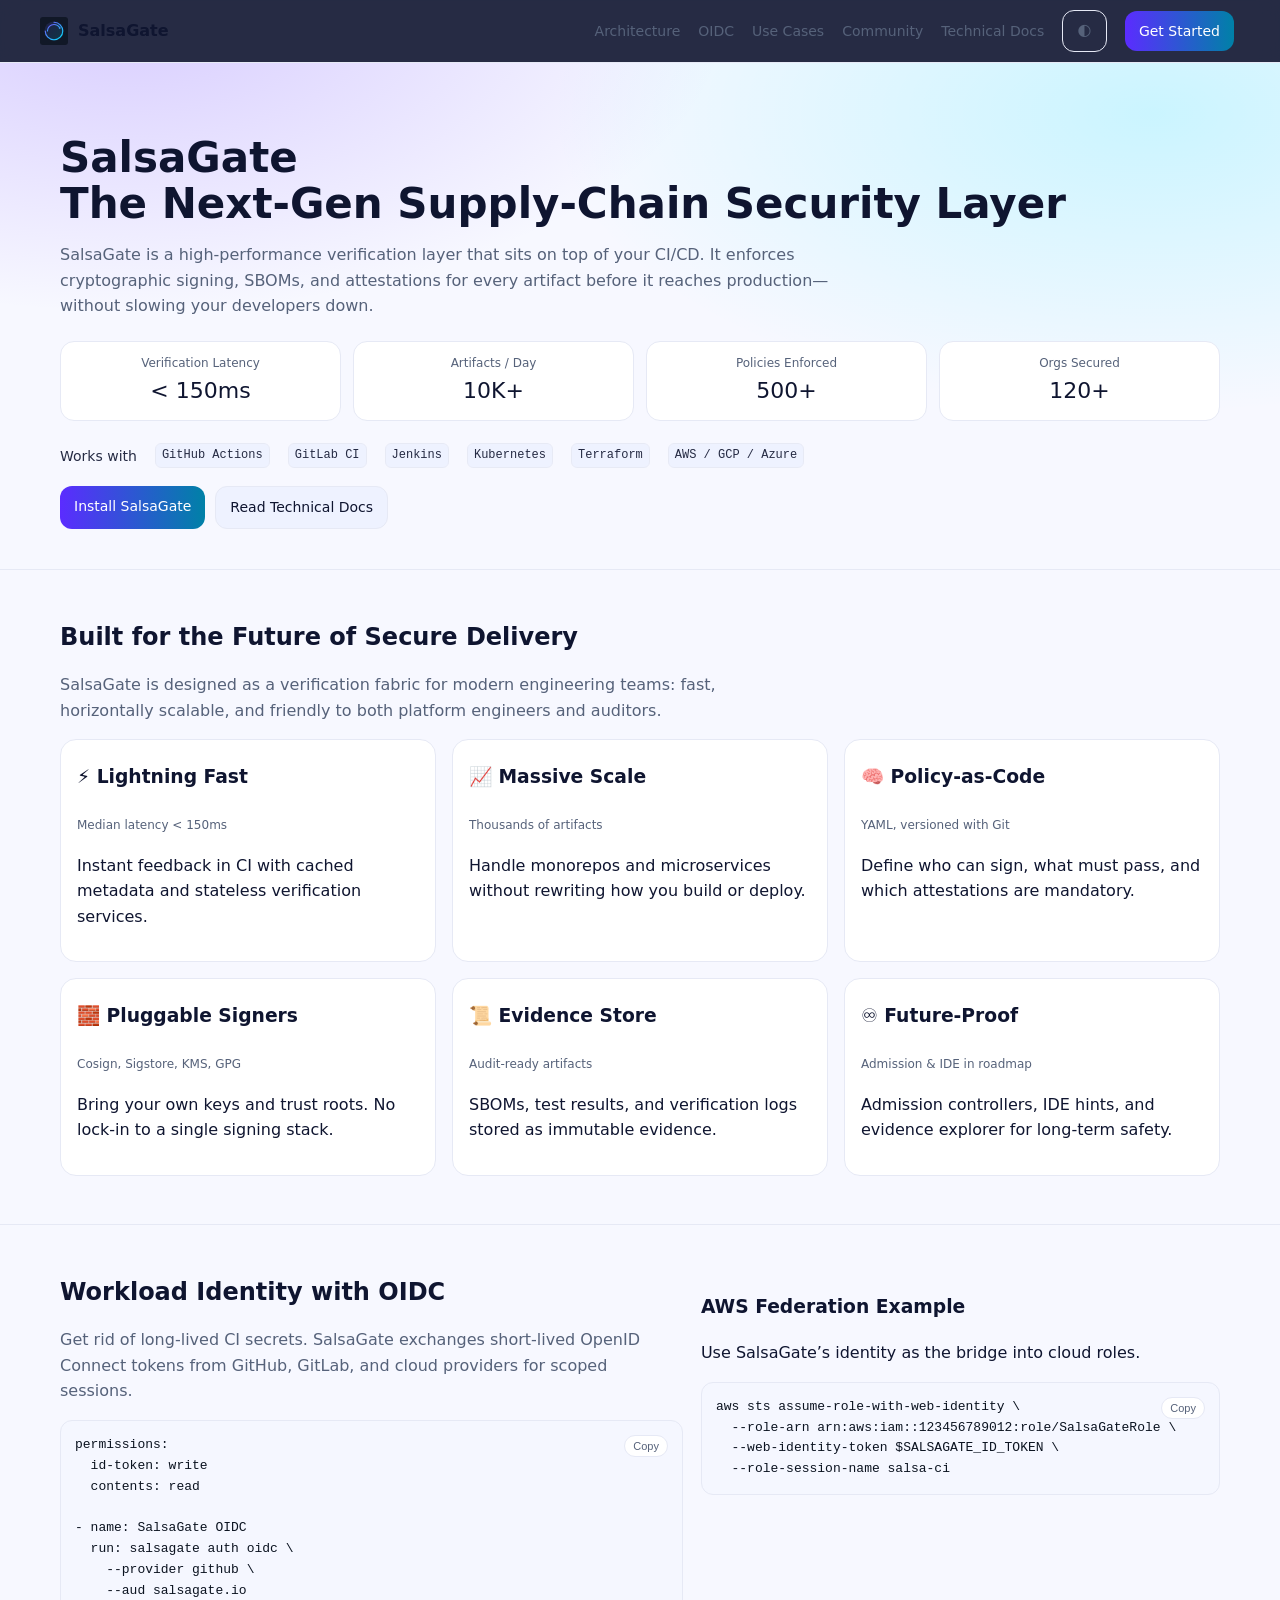
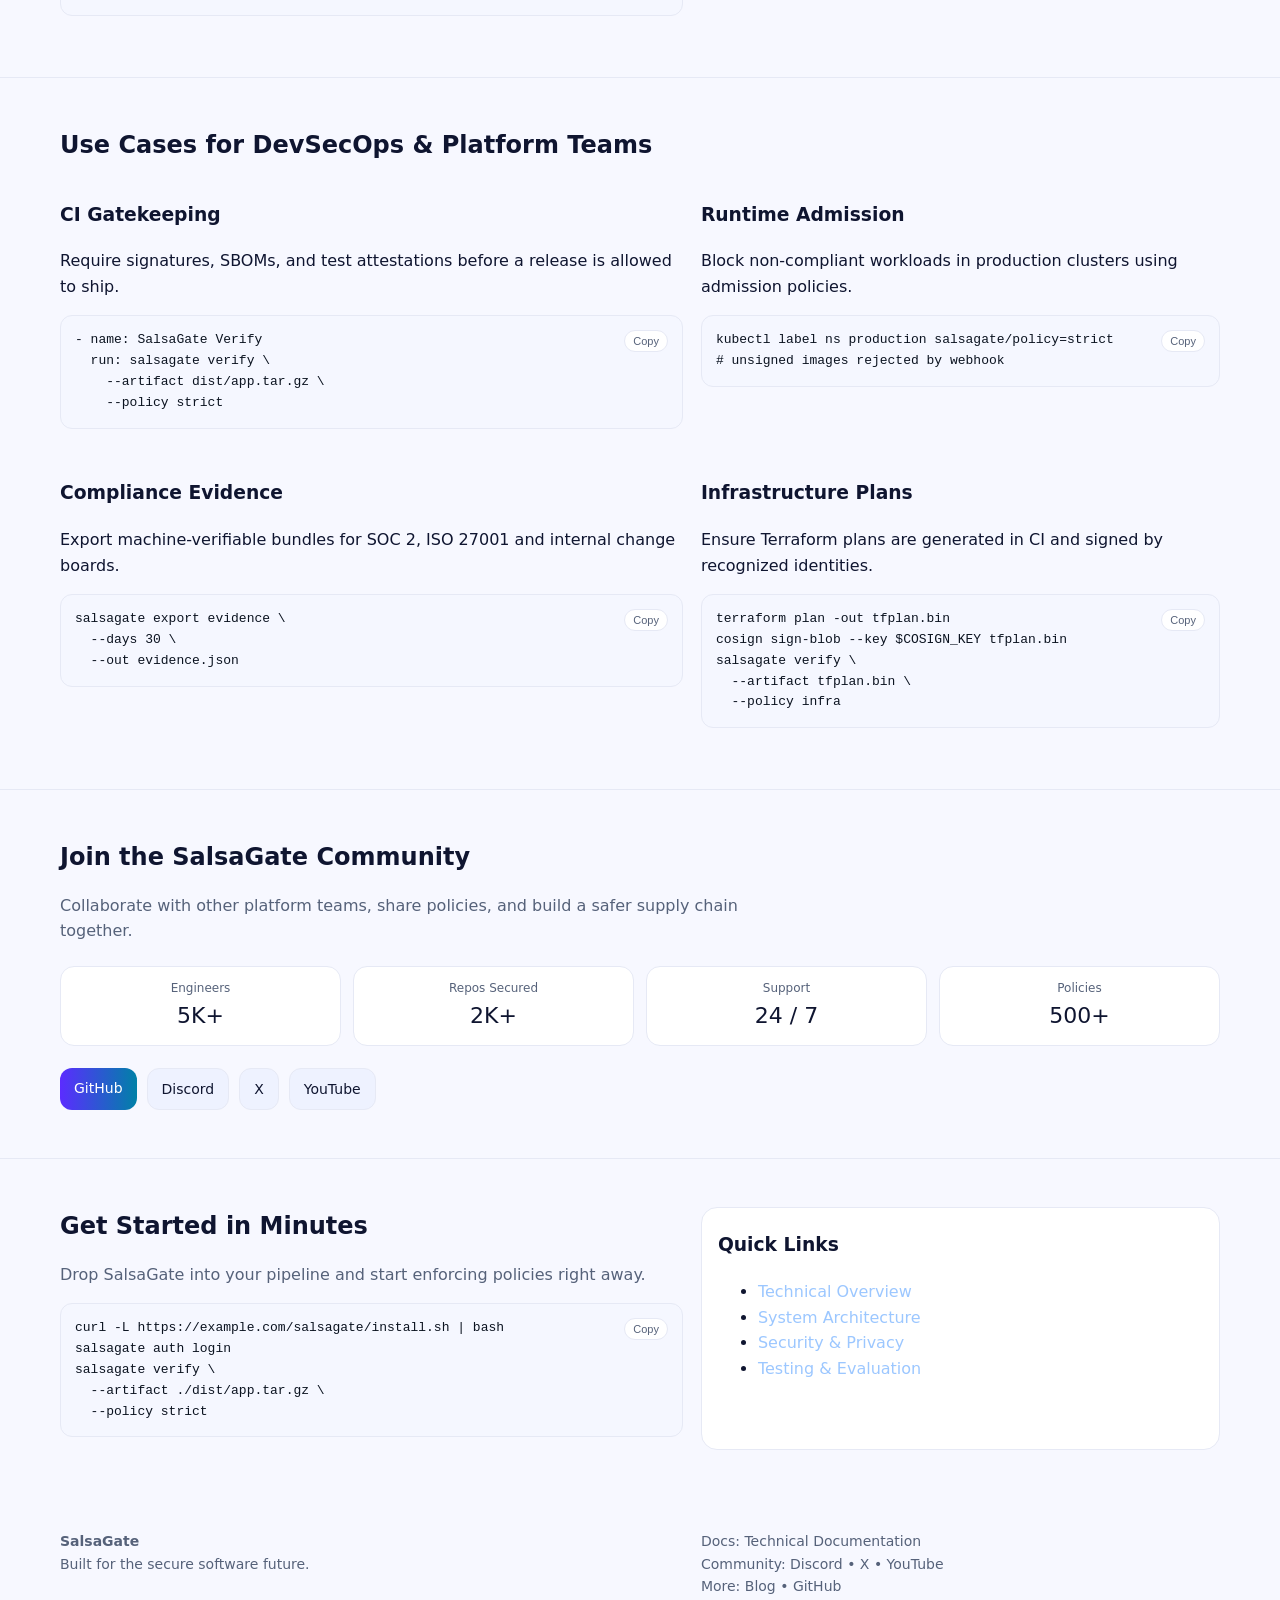
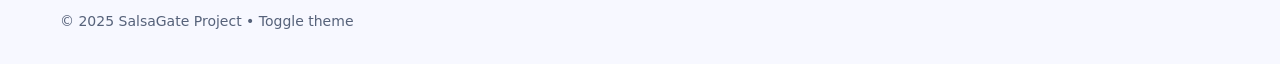
<file: Documentation/index.html>
<!doctype html>
<html lang="en">

<head>
    <meta charset="utf-8" />
    <meta name="viewport" content="width=device-width, initial-scale=1" />
    <title>SalsaGate — Next-Gen Supply Chain Security</title>
    <meta name="description"
        content="SalsaGate is a next-gen supply-chain security platform delivering fast verification, fair policy enforcement, and seamless CI/CD integration for modern engineering teams." />
    <link rel="icon" href="assets/logo.svg" />
    <link rel="stylesheet" href="assets/styles.css" />
</head>

<body>
    <header class="header">
        <div class="container row">
            <div class="brand">
                <img src="assets/logo.svg" alt="SalsaGate logo" />
                <strong>SalsaGate</strong>
            </div>
            <nav class="nav">
                <a href="#architecture">Architecture</a>
                <a href="#oidc">OIDC</a>
                <a href="#use-cases">Use Cases</a>
                <a href="#community">Community</a>
                <a href="documentation.html">Technical Docs</a>
                <a href="#" class="btn ghost" data-theme-toggle>🌓</a>
                <a class="btn primary" href="#get-started">Get Started</a>
            </nav>
        </div>
    </header>

    <section class="hero">
        <div class="container hero-inner">
            <h1 class="hero-title">
                SalsaGate<br />
                The Next-Gen Supply-Chain Security Layer
            </h1>
            <p class="hero-subtitle">
                SalsaGate is a high-performance verification layer that sits on top of your CI/CD.
                It enforces cryptographic signing, SBOMs, and attestations for every artifact before it
                reaches production—without slowing your developers down.
            </p>

            <div class="badges">
                <div class="badge">
                    <div class="badge-title">Verification Latency</div>
                    <div class="badge-value">&lt; 150ms</div>
                </div>
                <div class="badge">
                    <div class="badge-title">Artifacts / Day</div>
                    <div class="badge-value">10K+</div>
                </div>
                <div class="badge">
                    <div class="badge-title">Policies Enforced</div>
                    <div class="badge-value">500+</div>
                </div>
                <div class="badge">
                    <div class="badge-title">Orgs Secured</div>
                    <div class="badge-value">120+</div>
                </div>
            </div>

            <div class="logo-row" aria-label="Integrations">
                <span>Works with</span>
                <span class="kbd">GitHub Actions</span>
                <span class="kbd">GitLab CI</span>
                <span class="kbd">Jenkins</span>
                <span class="kbd">Kubernetes</span>
                <span class="kbd">Terraform</span>
                <span class="kbd">AWS / GCP / Azure</span>
            </div>

            <div class="hero-ctas">
                <a class="btn primary" href="#get-started">Install SalsaGate</a>
                <a class="btn" href="documentation.html">Read Technical Docs</a>
            </div>
        </div>
    </section>

    <section id="architecture" class="section">
        <div class="container">
            <h2>Built for the Future of Secure Delivery</h2>
            <p class="lead">
                SalsaGate is designed as a verification fabric for modern engineering teams: fast, horizontally
                scalable,
                and friendly to both platform engineers and auditors.
            </p>
            <div class="cards">
                <div class="card">
                    <h3>⚡ Lightning Fast</h3>
                    <small>Median latency &lt; 150ms</small>
                    <p>Instant feedback in CI with cached metadata and stateless verification services.</p>
                </div>
                <div class="card">
                    <h3>📈 Massive Scale</h3>
                    <small>Thousands of artifacts</small>
                    <p>Handle monorepos and microservices without rewriting how you build or deploy.</p>
                </div>
                <div class="card">
                    <h3>🧠 Policy-as-Code</h3>
                    <small>YAML, versioned with Git</small>
                    <p>Define who can sign, what must pass, and which attestations are mandatory.</p>
                </div>
                <div class="card">
                    <h3>🧱 Pluggable Signers</h3>
                    <small>Cosign, Sigstore, KMS, GPG</small>
                    <p>Bring your own keys and trust roots. No lock-in to a single signing stack.</p>
                </div>
                <div class="card">
                    <h3>📜 Evidence Store</h3>
                    <small>Audit-ready artifacts</small>
                    <p>SBOMs, test results, and verification logs stored as immutable evidence.</p>
                </div>
                <div class="card">
                    <h3>♾️ Future-Proof</h3>
                    <small>Admission & IDE in roadmap</small>
                    <p>Admission controllers, IDE hints, and evidence explorer for long-term safety.</p>
                </div>
            </div>
        </div>
    </section>

    <section id="oidc" class="section">
        <div class="container grid2">
            <div>
                <h2>Workload Identity with OIDC</h2>
                <p class="lead">
                    Get rid of long-lived CI secrets. SalsaGate exchanges short-lived OpenID Connect tokens
                    from GitHub, GitLab, and cloud providers for scoped sessions.
                </p>
                <pre><code>permissions:
  id-token: write
  contents: read

- name: SalsaGate OIDC
  run: salsagate auth oidc \
    --provider github \
    --aud salsagate.io</code></pre>
            </div>
            <div>
                <h3>AWS Federation Example</h3>
                <p>Use SalsaGate’s identity as the bridge into cloud roles.</p>
                <pre><code>aws sts assume-role-with-web-identity \
  --role-arn arn:aws:iam::123456789012:role/SalsaGateRole \
  --web-identity-token $SALSAGATE_ID_TOKEN \
  --role-session-name salsa-ci</code></pre>
            </div>
        </div>
    </section>

    <section id="use-cases" class="section">
        <div class="container">
            <h2>Use Cases for DevSecOps & Platform Teams</h2>
            <div class="grid2">
                <div>
                    <h3>CI Gatekeeping</h3>
                    <p>Require signatures, SBOMs, and test attestations before a release is allowed to ship.</p>
                    <pre><code>- name: SalsaGate Verify
  run: salsagate verify \
    --artifact dist/app.tar.gz \
    --policy strict</code></pre>
                </div>
                <div>
                    <h3>Runtime Admission</h3>
                    <p>Block non-compliant workloads in production clusters using admission policies.</p>
                    <pre><code>kubectl label ns production salsagate/policy=strict
# unsigned images rejected by webhook</code></pre>
                </div>
                <div>
                    <h3>Compliance Evidence</h3>
                    <p>Export machine-verifiable bundles for SOC 2, ISO 27001 and internal change boards.</p>
                    <pre><code>salsagate export evidence \
  --days 30 \
  --out evidence.json</code></pre>
                </div>
                <div>
                    <h3>Infrastructure Plans</h3>
                    <p>Ensure Terraform plans are generated in CI and signed by recognized identities.</p>
                    <pre><code>terraform plan -out tfplan.bin
cosign sign-blob --key $COSIGN_KEY tfplan.bin
salsagate verify \
  --artifact tfplan.bin \
  --policy infra</code></pre>
                </div>
            </div>
        </div>
    </section>

    <section id="community" class="section">
        <div class="container">
            <h2>Join the SalsaGate Community</h2>
            <p class="lead">
                Collaborate with other platform teams, share policies, and build a safer supply chain together.
            </p>
            <div class="badges">
                <div class="badge">
                    <div class="badge-title">Engineers</div>
                    <div class="badge-value">5K+</div>
                </div>
                <div class="badge">
                    <div class="badge-title">Repos Secured</div>
                    <div class="badge-value">2K+</div>
                </div>
                <div class="badge">
                    <div class="badge-title">Support</div>
                    <div class="badge-value">24 / 7</div>
                </div>
                <div class="badge">
                    <div class="badge-title">Policies</div>
                    <div class="badge-value">500+</div>
                </div>
            </div>
            <div class="hero-ctas">
                <a class="btn primary" href="https://github.com/SalsaGate" target="_blank"
                    rel="noreferrer noopener">GitHub</a>
                <a class="btn" href="https://discord.com" target="_blank" rel="noreferrer noopener">Discord</a>
                <a class="btn" href="https://x.com" target="_blank" rel="noreferrer noopener">X</a>
                <a class="btn" href="https://youtube.com" target="_blank" rel="noreferrer noopener">YouTube</a>
            </div>
        </div>
    </section>

    <section id="get-started" class="section">
        <div class="container grid2">
            <div>
                <h2>Get Started in Minutes</h2>
                <p class="lead">Drop SalsaGate into your pipeline and start enforcing policies right away.</p>
                <pre><code>curl -L https://example.com/salsagate/install.sh | bash
salsagate auth login
salsagate verify \
  --artifact ./dist/app.tar.gz \
  --policy strict</code></pre>
            </div>
            <div class="card">
                <h3>Quick Links</h3>
                <ul>
                    <li><a href="documentation.html#overview">Technical Overview</a></li>
                    <li><a href="documentation.html#architecture">System Architecture</a></li>
                    <li><a href="documentation.html#security">Security & Privacy</a></li>
                    <li><a href="documentation.html#testing">Testing & Evaluation</a></li>
                </ul>
            </div>
        </div>
    </section>

    <footer class="footer">
        <div class="container grid2">
            <div>
                <strong>SalsaGate</strong><br />
                Built for the secure software future.
            </div>
            <div>
                <div>Docs: <a href="documentation.html">Technical Documentation</a></div>
                <div>Community: Discord • X • YouTube</div>
                <div>More: Blog • GitHub</div>
            </div>
        </div>
        <div class="container" style="margin-top: 12px">
            © 2025 SalsaGate Project •
            <a href="#" data-theme-toggle>Toggle theme</a>
        </div>
    </footer>

    <script src="assets/app.js"></script>
</body>

</html>
</file>
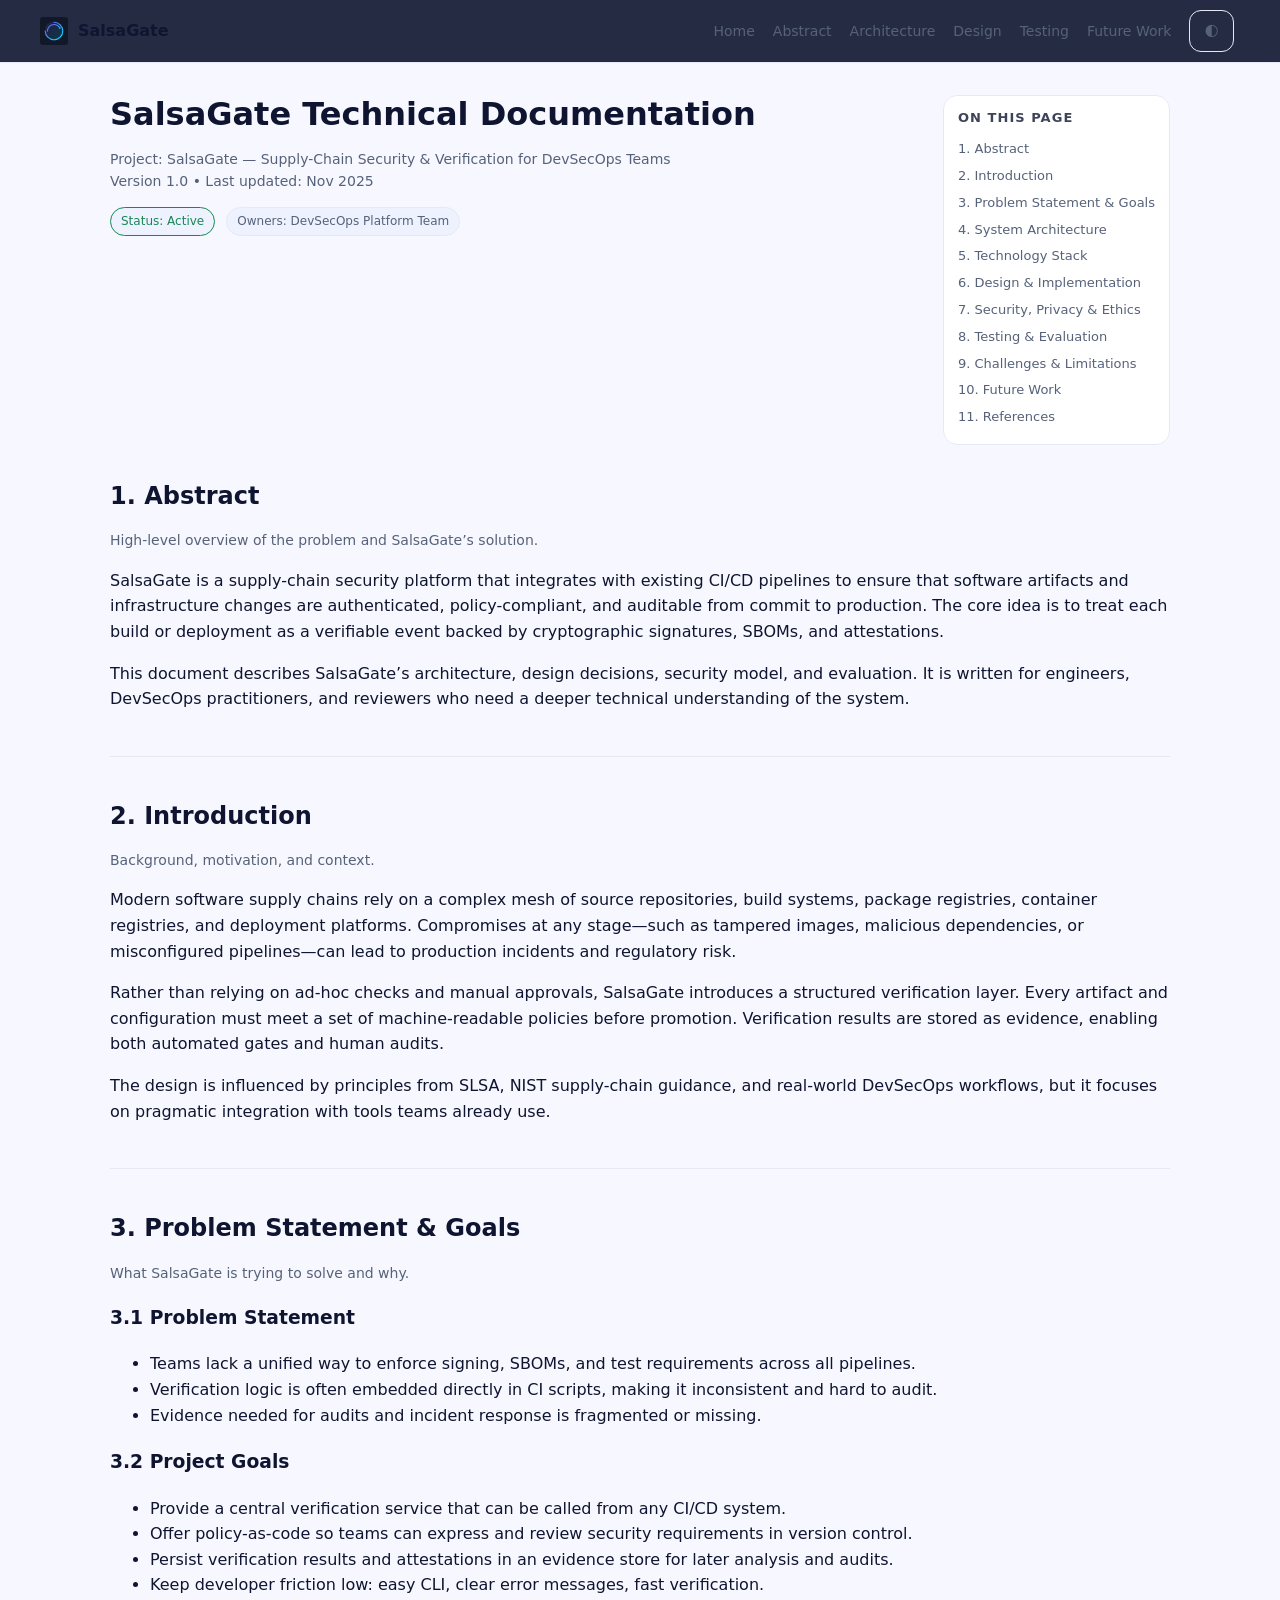
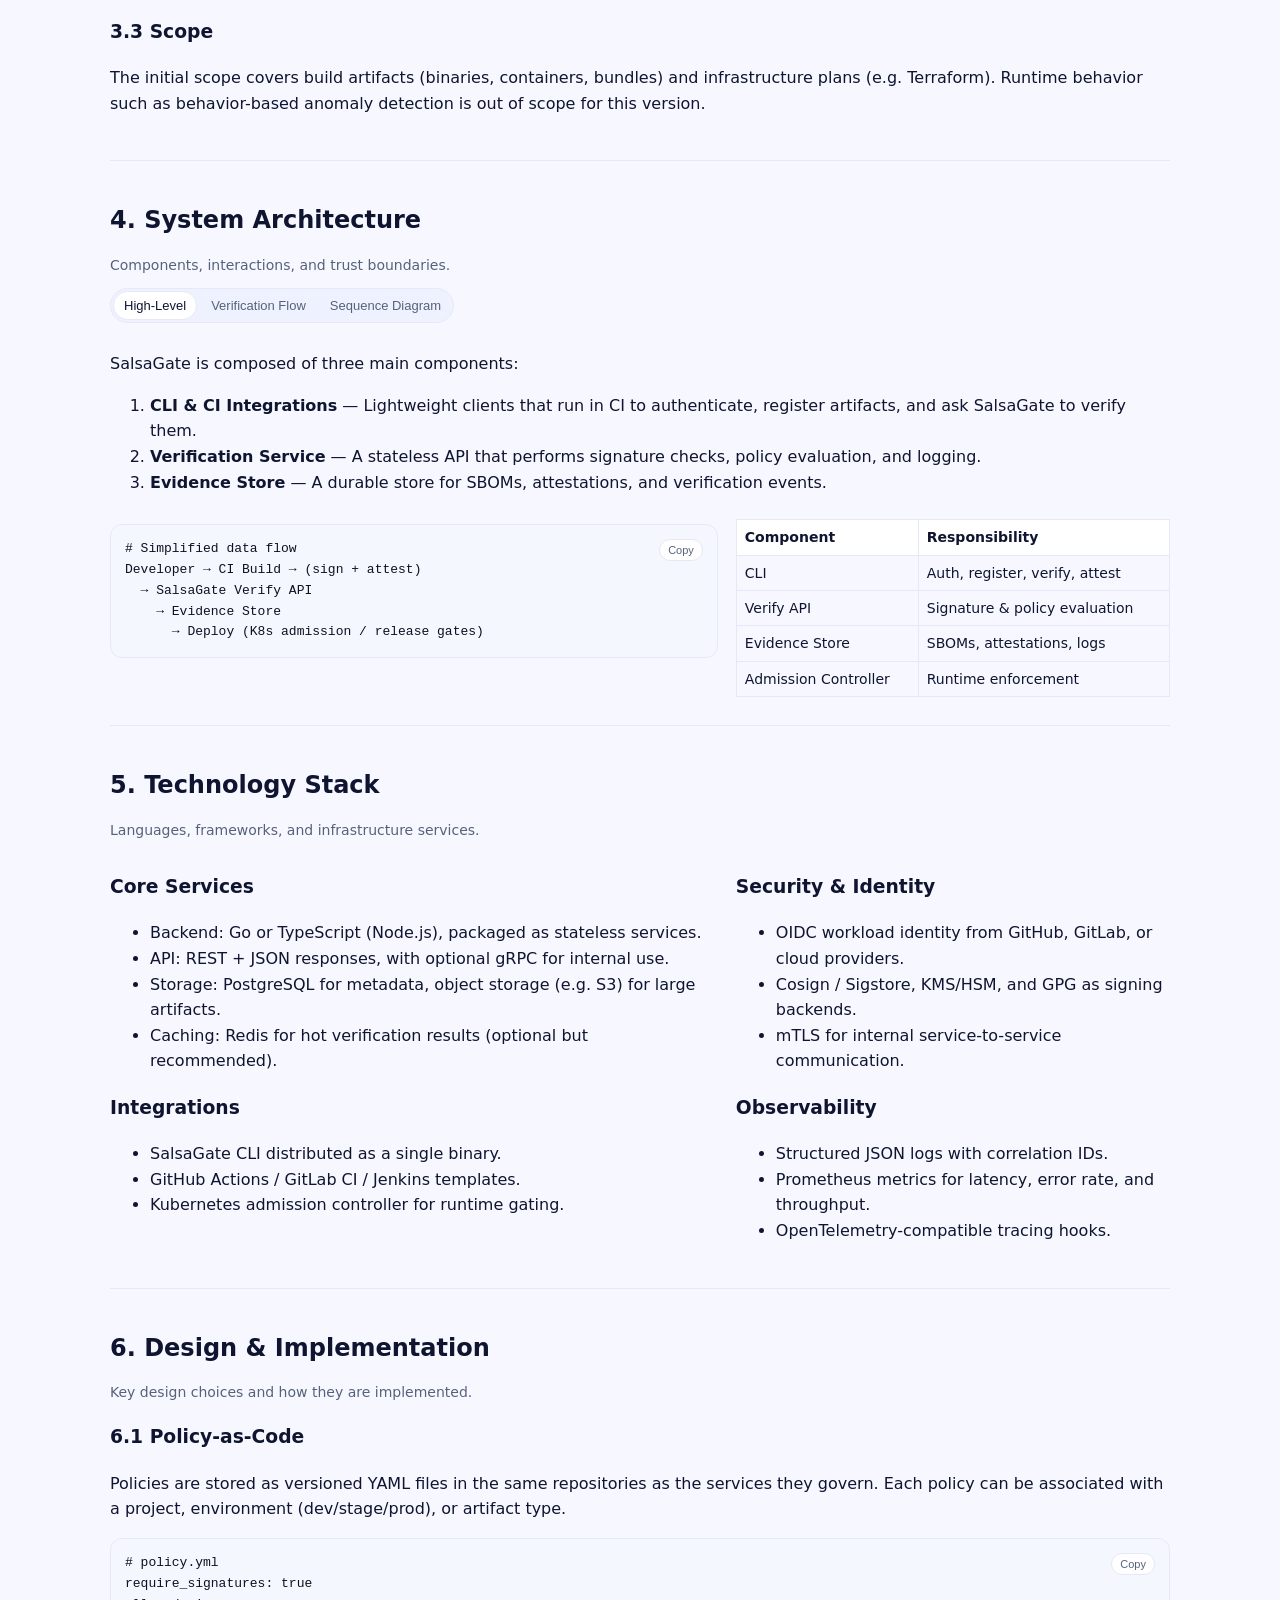
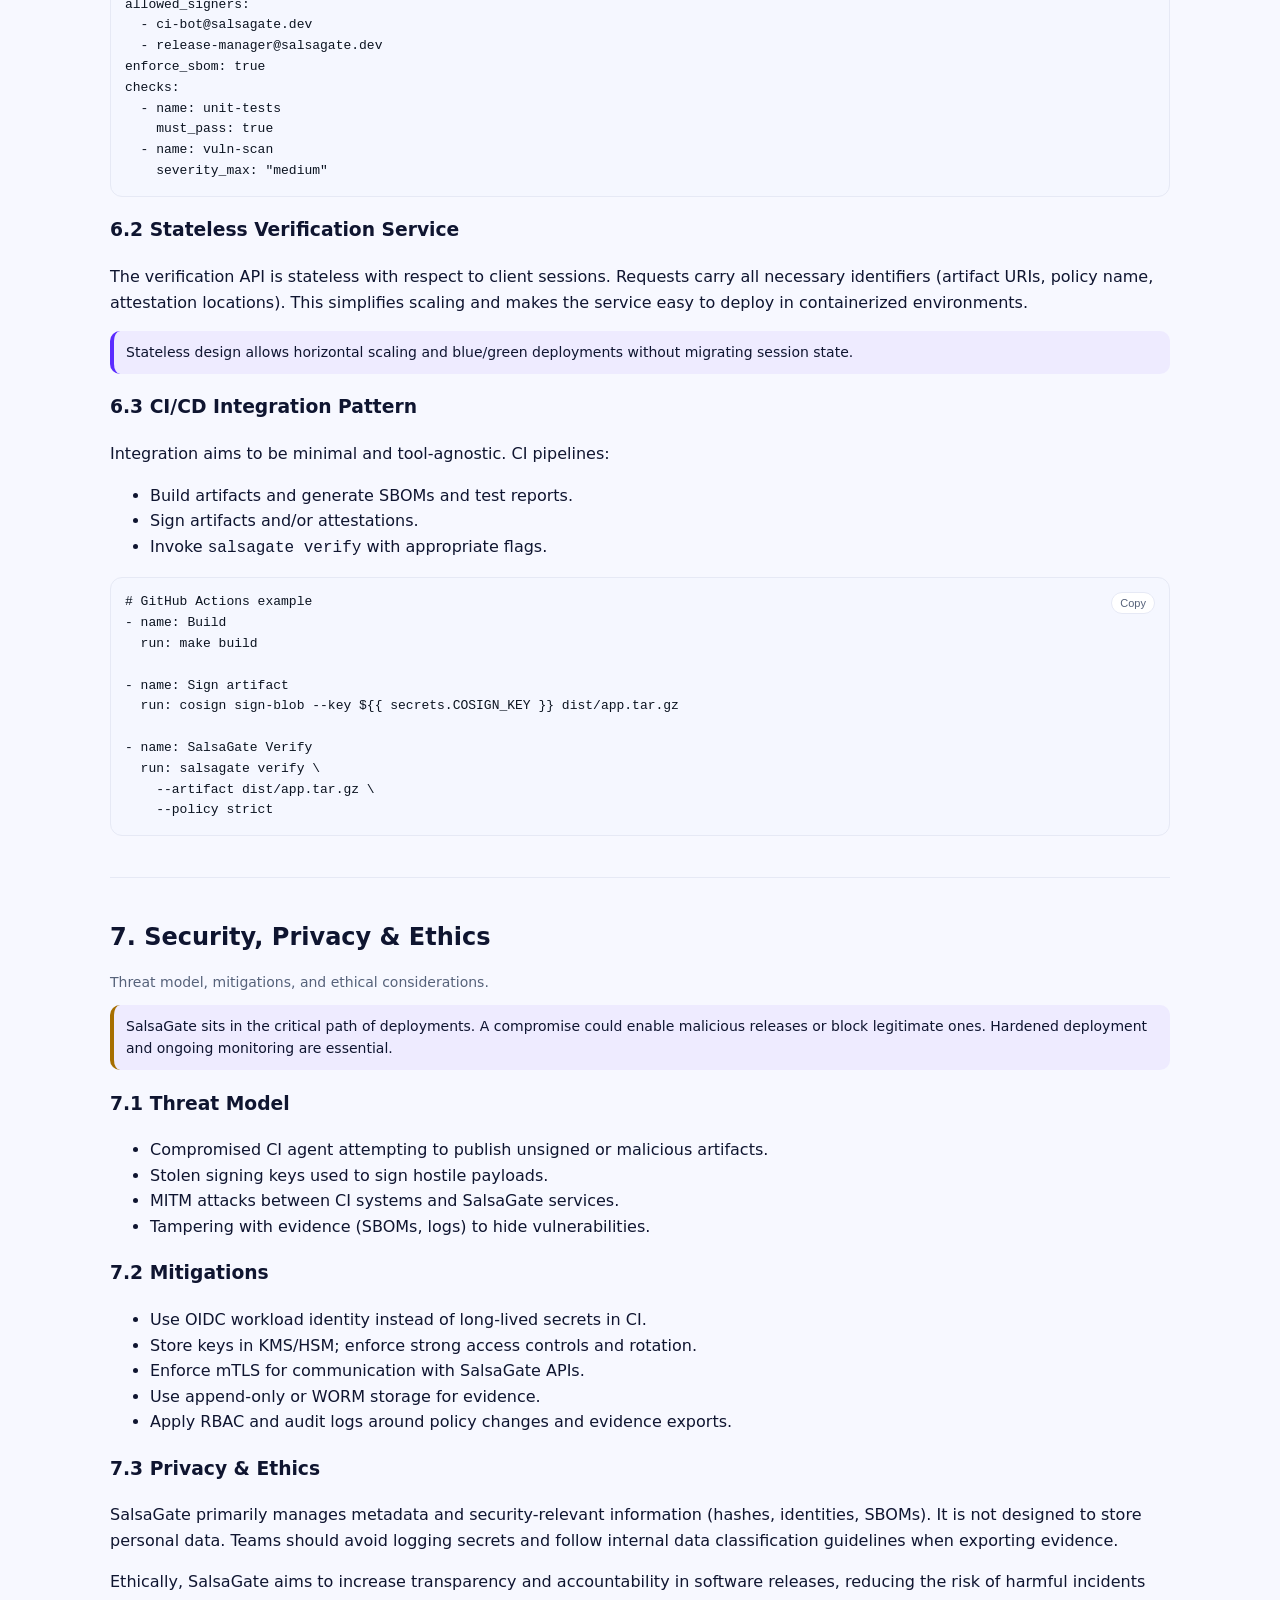
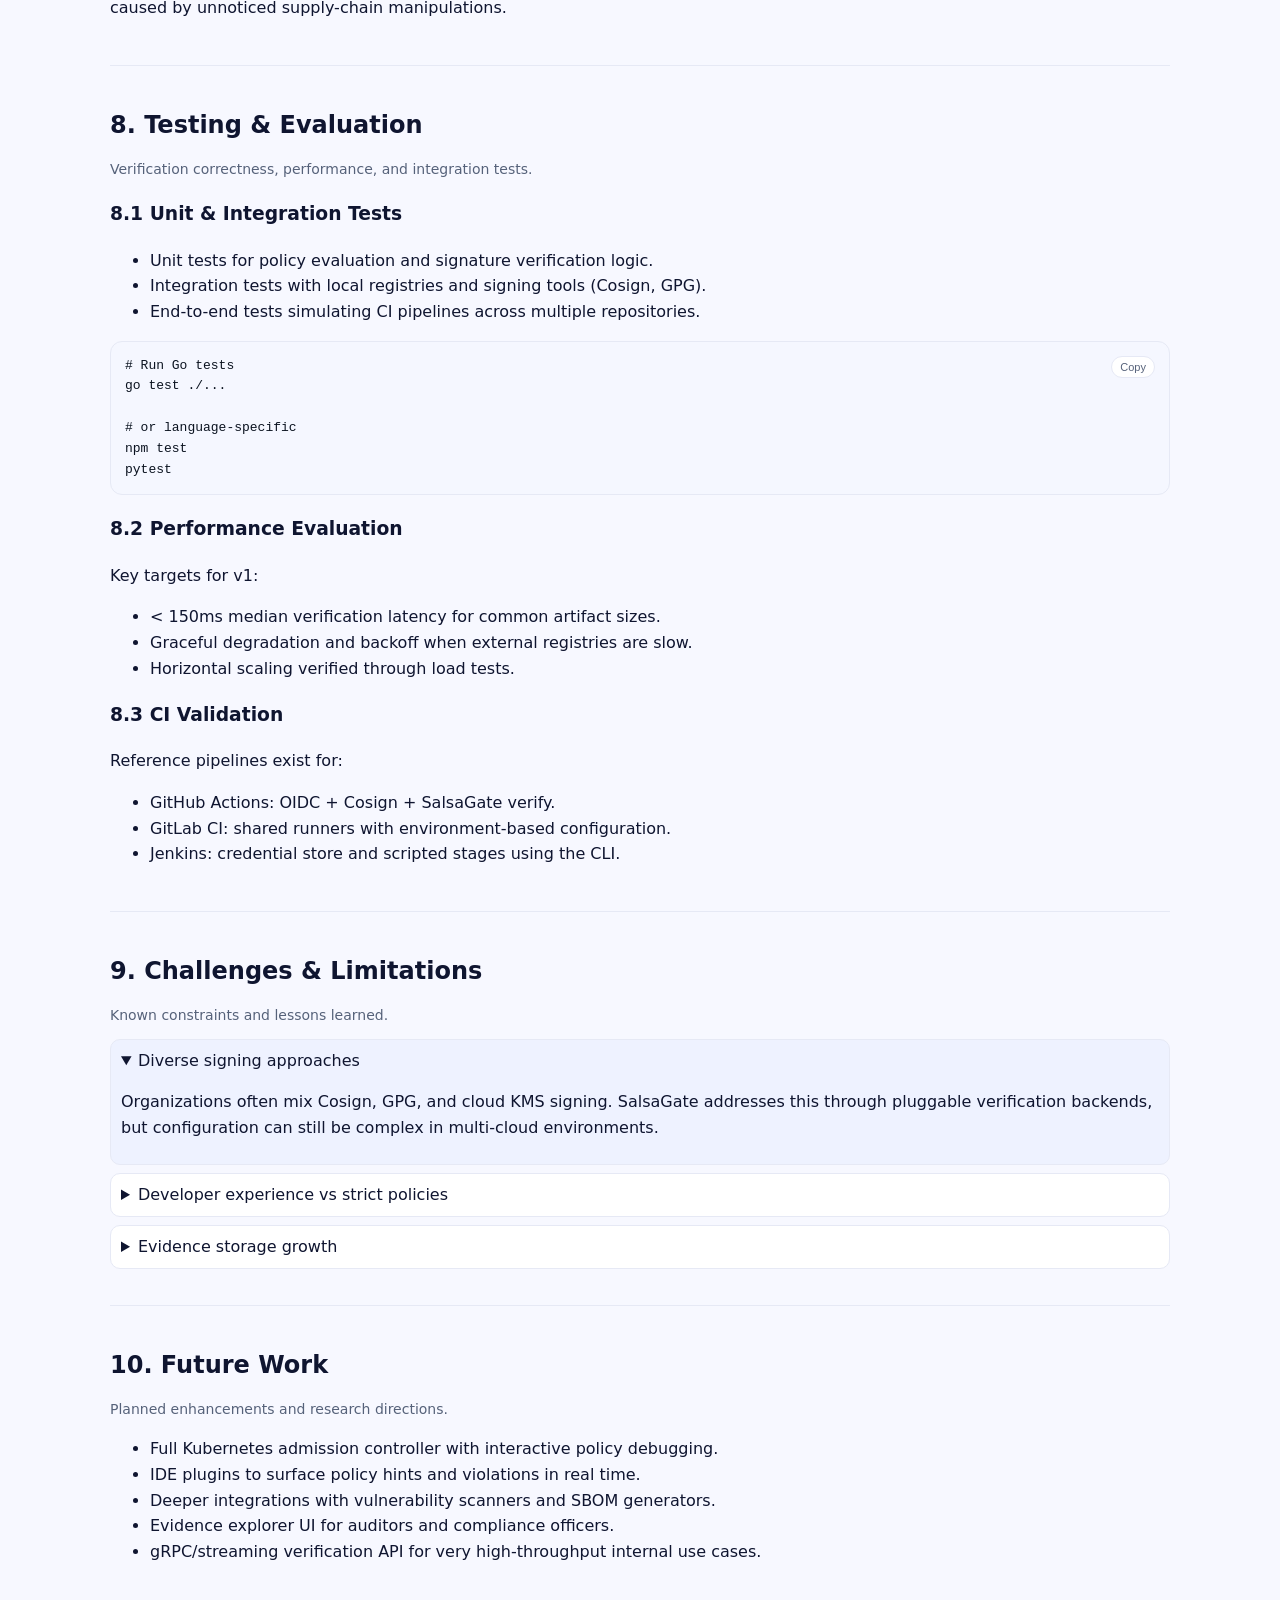
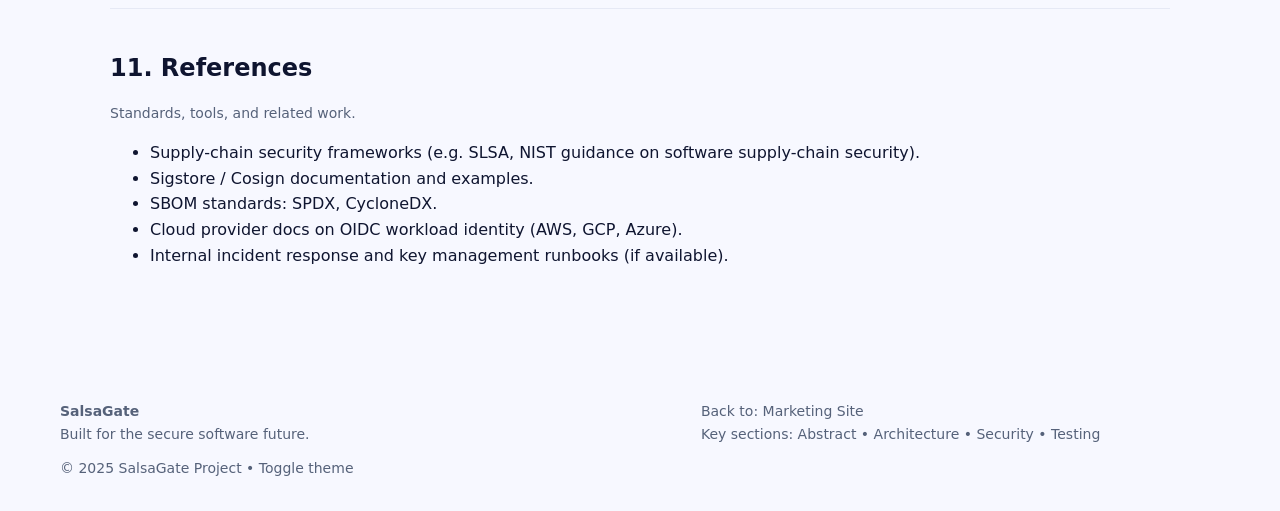
<file: Documentation/documentation.html>
<!doctype html>
<html lang="en">

<head>
    <meta charset="utf-8" />
    <meta name="viewport" content="width=device-width, initial-scale=1" />
    <title>SalsaGate Technical Documentation</title>
    <meta name="description"
        content="Technical documentation for SalsaGate, a supply-chain security and verification platform for DevSecOps teams." />
    <link rel="icon" href="assets/logo.svg" />
    <link rel="stylesheet" href="assets/styles.css" />
</head>

<body>
    <header class="header">
        <div class="container row">
            <div class="brand">
                <img src="assets/logo.svg" alt="SalsaGate logo" />
                <strong>SalsaGate</strong>
            </div>
            <nav class="nav">
                <a href="index.html">Home</a>
                <a href="#abstract">Abstract</a>
                <a href="#architecture">Architecture</a>
                <a href="#design">Design</a>
                <a href="#testing">Testing</a>
                <a href="#future-work">Future Work</a>
                <a href="#" class="btn ghost" data-theme-toggle>🌓</a>
            </nav>
        </div>
    </header>

    <main class="docs">
        <div class="docs-header">
            <div class="docs-title">
                <h1>SalsaGate Technical Documentation</h1>
                <p class="docs-meta">
                    Project: SalsaGate — Supply-Chain Security &amp; Verification for DevSecOps Teams<br />
                    Version 1.0 • Last updated: Nov 2025
                </p>
                <div>
                    <span class="badge-pill ok">Status: Active</span>
                    <span class="badge-pill">Owners: DevSecOps Platform Team</span>
                </div>
            </div>
            <aside class="toc" aria-label="Table of contents">
                <h3>On this page</h3>
                <ul>
                    <li><a href="#abstract" class="toc-link">1. Abstract</a></li>
                    <li><a href="#introduction" class="toc-link">2. Introduction</a></li>
                    <li><a href="#problem" class="toc-link">3. Problem Statement & Goals</a></li>
                    <li><a href="#architecture" class="toc-link">4. System Architecture</a></li>
                    <li><a href="#tech-stack" class="toc-link">5. Technology Stack</a></li>
                    <li><a href="#design" class="toc-link">6. Design & Implementation</a></li>
                    <li><a href="#security" class="toc-link">7. Security, Privacy & Ethics</a></li>
                    <li><a href="#testing" class="toc-link">8. Testing & Evaluation</a></li>
                    <li><a href="#challenges" class="toc-link">9. Challenges & Limitations</a></li>
                    <li><a href="#future-work" class="toc-link">10. Future Work</a></li>
                    <li><a href="#references" class="toc-link">11. References</a></li>
                </ul>
            </aside>
        </div>

        <!-- 1. Abstract -->
        <section id="abstract" class="docs-section">
            <h2>1. Abstract</h2>
            <p class="subtitle">High-level overview of the problem and SalsaGate’s solution.</p>
            <p>
                SalsaGate is a supply-chain security platform that integrates with existing CI/CD pipelines to ensure
                that
                software artifacts and infrastructure changes are authenticated, policy-compliant, and auditable from
                commit
                to production. The core idea is to treat each build or deployment as a verifiable event backed by
                cryptographic signatures, SBOMs, and attestations.
            </p>
            <p>
                This document describes SalsaGate’s architecture, design decisions, security model, and evaluation. It
                is
                written for engineers, DevSecOps practitioners, and reviewers who need a deeper technical understanding
                of
                the system.
            </p>
        </section>

        <!-- 2. Introduction -->
        <section id="introduction" class="docs-section">
            <h2>2. Introduction</h2>
            <p class="subtitle">Background, motivation, and context.</p>
            <p>
                Modern software supply chains rely on a complex mesh of source repositories, build systems, package
                registries,
                container registries, and deployment platforms. Compromises at any stage—such as tampered images,
                malicious
                dependencies, or misconfigured pipelines—can lead to production incidents and regulatory risk.
            </p>
            <p>
                Rather than relying on ad-hoc checks and manual approvals, SalsaGate introduces a structured
                verification
                layer. Every artifact and configuration must meet a set of machine-readable policies before promotion.
                Verification results are stored as evidence, enabling both automated gates and human audits.
            </p>
            <p>
                The design is influenced by principles from SLSA, NIST supply-chain guidance, and real-world DevSecOps
                workflows, but it focuses on pragmatic integration with tools teams already use.
            </p>
        </section>

        <!-- 3. Problem Statement -->
        <section id="problem" class="docs-section">
            <h2>3. Problem Statement & Goals</h2>
            <p class="subtitle">What SalsaGate is trying to solve and why.</p>
            <h3>3.1 Problem Statement</h3>
            <ul>
                <li>Teams lack a unified way to enforce signing, SBOMs, and test requirements across all pipelines.</li>
                <li>Verification logic is often embedded directly in CI scripts, making it inconsistent and hard to
                    audit.</li>
                <li>Evidence needed for audits and incident response is fragmented or missing.</li>
            </ul>

            <h3>3.2 Project Goals</h3>
            <ul>
                <li>Provide a central verification service that can be called from any CI/CD system.</li>
                <li>Offer policy-as-code so teams can express and review security requirements in version control.</li>
                <li>Persist verification results and attestations in an evidence store for later analysis and audits.
                </li>
                <li>Keep developer friction low: easy CLI, clear error messages, fast verification.</li>
            </ul>

            <h3>3.3 Scope</h3>
            <p>
                The initial scope covers build artifacts (binaries, containers, bundles) and infrastructure plans (e.g.
                Terraform). Runtime behavior such as behavior-based anomaly detection is out of scope for this version.
            </p>
        </section>

        <!-- 4. System Architecture -->
        <section id="architecture" class="docs-section">
            <h2>4. System Architecture</h2>
            <p class="subtitle">Components, interactions, and trust boundaries.</p>

            <div class="architecture-tabs">
                <div class="tab-bar" role="tablist">
                    <button class="tab-btn active" data-tab="arch-high">High-Level</button>
                    <button class="tab-btn" data-tab="arch-flow">Verification Flow</button>
                    <button class="tab-btn" data-tab="arch-sequence">Sequence Diagram</button>
                </div>

                <!-- High-Level -->
                <div class="tab-panel active" data-tab-panel="arch-high">
                    <p>
                        SalsaGate is composed of three main components:
                    </p>
                    <ol>
                        <li>
                            <strong>CLI &amp; CI Integrations</strong> — Lightweight clients that run in CI to
                            authenticate, register
                            artifacts, and ask SalsaGate to verify them.
                        </li>
                        <li>
                            <strong>Verification Service</strong> — A stateless API that performs signature checks,
                            policy evaluation,
                            and logging.
                        </li>
                        <li>
                            <strong>Evidence Store</strong> — A durable store for SBOMs, attestations, and verification
                            events.
                        </li>
                    </ol>
                    <div class="grid-two">
                        <div>
                            <pre><code># Simplified data flow
Developer → CI Build → (sign + attest)
  → SalsaGate Verify API
    → Evidence Store
      → Deploy (K8s admission / release gates)</code></pre>
                        </div>
                        <div>
                            <table class="table-like">
                                <thead>
                                    <tr>
                                        <th>Component</th>
                                        <th>Responsibility</th>
                                    </tr>
                                </thead>
                                <tbody>
                                    <tr>
                                        <td>CLI</td>
                                        <td>Auth, register, verify, attest</td>
                                    </tr>
                                    <tr>
                                        <td>Verify API</td>
                                        <td>Signature &amp; policy evaluation</td>
                                    </tr>
                                    <tr>
                                        <td>Evidence Store</td>
                                        <td>SBOMs, attestations, logs</td>
                                    </tr>
                                    <tr>
                                        <td>Admission Controller</td>
                                        <td>Runtime enforcement</td>
                                    </tr>
                                </tbody>
                            </table>
                        </div>
                    </div>
                </div>

                <!-- Verification Flow -->
                <div class="tab-panel" data-tab-panel="arch-flow">
                    <p>Typical verification flow for a container image:</p>
                    <ol>
                        <li>CI builds an image and pushes it to a container registry.</li>
                        <li>CI generates an SBOM and vulnerability scan report, then creates an attestation.</li>
                        <li>CI signs both the image and attestation using Cosign or another signer.</li>
                        <li>SalsaGate CLI calls the verification API with references to the image and attestations.</li>
                        <li>The API fetches signatures/metadata, evaluates policy, and records the result in the
                            evidence store.</li>
                        <li>Deployment tooling or admission controls check SalsaGate before allowing production
                            deployment.</li>
                    </ol>
                    <pre><code># CI verification step
salsagate verify \
  --artifact ghcr.io/org/app:sha-1234 \
  --policy strict \
  --sbom sbom.spdx.json \
  --attestation vuln-scan.json</code></pre>
                </div>

                <!-- Sequence Diagram -->
                <div class="tab-panel" data-tab-panel="arch-sequence">
                    <p>Text-based sequence diagram (GitHub Actions + SalsaGate + Kubernetes):</p>
                    <pre><code>Developer        GitHub Actions        SalsaGate API        Evidence Store        K8s Admission
    |                   |                     |                    |                    |
    |   git push        |                     |                    |                    |
    |------------------&gt;|                     |                    |                    |
    |                   | build, test, scan   |                    |                    |
    |                   |--------------------&gt;|                    |                    |
    |                   | sign image & SBOM   |                    |                    |
    |                   |--------------------&gt;| verify(image,...)  |                    |
    |                   |                     |----policy checks---&gt;|                    |
    |                   |                     |&lt;---store results---|                    |
    |                   |   deploy manifest   |                    | verify admission   |
    |                   |-------------------------------------------&gt;|------------------&gt;|
    |                   |                     |                    | allow / deny       |</code></pre>
                </div>
            </div>
        </section>

        <!-- 5. Technology Stack -->
        <section id="tech-stack" class="docs-section">
            <h2>5. Technology Stack</h2>
            <p class="subtitle">Languages, frameworks, and infrastructure services.</p>
            <div class="grid-two">
                <div>
                    <h3>Core Services</h3>
                    <ul>
                        <li>Backend: Go or TypeScript (Node.js), packaged as stateless services.</li>
                        <li>API: REST + JSON responses, with optional gRPC for internal use.</li>
                        <li>Storage: PostgreSQL for metadata, object storage (e.g. S3) for large artifacts.</li>
                        <li>Caching: Redis for hot verification results (optional but recommended).</li>
                    </ul>
                    <h3>Integrations</h3>
                    <ul>
                        <li>SalsaGate CLI distributed as a single binary.</li>
                        <li>GitHub Actions / GitLab CI / Jenkins templates.</li>
                        <li>Kubernetes admission controller for runtime gating.</li>
                    </ul>
                </div>
                <div>
                    <h3>Security &amp; Identity</h3>
                    <ul>
                        <li>OIDC workload identity from GitHub, GitLab, or cloud providers.</li>
                        <li>Cosign / Sigstore, KMS/HSM, and GPG as signing backends.</li>
                        <li>mTLS for internal service-to-service communication.</li>
                    </ul>
                    <h3>Observability</h3>
                    <ul>
                        <li>Structured JSON logs with correlation IDs.</li>
                        <li>Prometheus metrics for latency, error rate, and throughput.</li>
                        <li>OpenTelemetry-compatible tracing hooks.</li>
                    </ul>
                </div>
            </div>
        </section>

        <!-- 6. Design & Implementation -->
        <section id="design" class="docs-section">
            <h2>6. Design &amp; Implementation</h2>
            <p class="subtitle">Key design choices and how they are implemented.</p>

            <h3>6.1 Policy-as-Code</h3>
            <p>
                Policies are stored as versioned YAML files in the same repositories as the services they govern. Each
                policy
                can be associated with a project, environment (dev/stage/prod), or artifact type.
            </p>
            <pre><code># policy.yml
require_signatures: true
allowed_signers:
  - ci-bot@salsagate.dev
  - release-manager@salsagate.dev
enforce_sbom: true
checks:
  - name: unit-tests
    must_pass: true
  - name: vuln-scan
    severity_max: "medium"</code></pre>

            <h3>6.2 Stateless Verification Service</h3>
            <p>
                The verification API is stateless with respect to client sessions. Requests carry all necessary
                identifiers
                (artifact URIs, policy name, attestation locations). This simplifies scaling and makes the service easy
                to
                deploy in containerized environments.
            </p>
            <div class="callout">
                Stateless design allows horizontal scaling and blue/green deployments without migrating session state.
            </div>

            <h3>6.3 CI/CD Integration Pattern</h3>
            <p>
                Integration aims to be minimal and tool-agnostic. CI pipelines:
            </p>
            <ul>
                <li>Build artifacts and generate SBOMs and test reports.</li>
                <li>Sign artifacts and/or attestations.</li>
                <li>Invoke <code>salsagate verify</code> with appropriate flags.</li>
            </ul>
            <pre><code># GitHub Actions example
- name: Build
  run: make build

- name: Sign artifact
  run: cosign sign-blob --key ${{ secrets.COSIGN_KEY }} dist/app.tar.gz

- name: SalsaGate Verify
  run: salsagate verify \
    --artifact dist/app.tar.gz \
    --policy strict</code></pre>
        </section>

        <!-- 7. Security, Privacy & Ethics -->
        <section id="security" class="docs-section">
            <h2>7. Security, Privacy &amp; Ethics</h2>
            <p class="subtitle">Threat model, mitigations, and ethical considerations.</p>

            <div class="callout warning">
                SalsaGate sits in the critical path of deployments. A compromise could enable malicious releases or
                block
                legitimate ones. Hardened deployment and ongoing monitoring are essential.
            </div>

            <h3>7.1 Threat Model</h3>
            <ul>
                <li>Compromised CI agent attempting to publish unsigned or malicious artifacts.</li>
                <li>Stolen signing keys used to sign hostile payloads.</li>
                <li>MITM attacks between CI systems and SalsaGate services.</li>
                <li>Tampering with evidence (SBOMs, logs) to hide vulnerabilities.</li>
            </ul>

            <h3>7.2 Mitigations</h3>
            <ul>
                <li>Use OIDC workload identity instead of long-lived secrets in CI.</li>
                <li>Store keys in KMS/HSM; enforce strong access controls and rotation.</li>
                <li>Enforce mTLS for communication with SalsaGate APIs.</li>
                <li>Use append-only or WORM storage for evidence.</li>
                <li>Apply RBAC and audit logs around policy changes and evidence exports.</li>
            </ul>

            <h3>7.3 Privacy & Ethics</h3>
            <p>
                SalsaGate primarily manages metadata and security-relevant information (hashes, identities, SBOMs). It
                is not
                designed to store personal data. Teams should avoid logging secrets and follow internal data
                classification
                guidelines when exporting evidence.
            </p>
            <p>
                Ethically, SalsaGate aims to increase transparency and accountability in software releases, reducing the
                risk
                of harmful incidents caused by unnoticed supply-chain manipulations.
            </p>
        </section>

        <!-- 8. Testing & Evaluation -->
        <section id="testing" class="docs-section">
            <h2>8. Testing &amp; Evaluation</h2>
            <p class="subtitle">Verification correctness, performance, and integration tests.</p>

            <h3>8.1 Unit &amp; Integration Tests</h3>
            <ul>
                <li>Unit tests for policy evaluation and signature verification logic.</li>
                <li>Integration tests with local registries and signing tools (Cosign, GPG).</li>
                <li>End-to-end tests simulating CI pipelines across multiple repositories.</li>
            </ul>
            <pre><code># Run Go tests
go test ./...

# or language-specific
npm test
pytest</code></pre>

            <h3>8.2 Performance Evaluation</h3>
            <p>Key targets for v1:</p>
            <ul>
                <li>&lt; 150ms median verification latency for common artifact sizes.</li>
                <li>Graceful degradation and backoff when external registries are slow.</li>
                <li>Horizontal scaling verified through load tests.</li>
            </ul>

            <h3>8.3 CI Validation</h3>
            <p>Reference pipelines exist for:</p>
            <ul>
                <li>GitHub Actions: OIDC + Cosign + SalsaGate verify.</li>
                <li>GitLab CI: shared runners with environment-based configuration.</li>
                <li>Jenkins: credential store and scripted stages using the CLI.</li>
            </ul>
        </section>

        <!-- 9. Challenges & Limitations -->
        <section id="challenges" class="docs-section">
            <h2>9. Challenges &amp; Limitations</h2>
            <p class="subtitle">Known constraints and lessons learned.</p>

            <details open>
                <summary>Diverse signing approaches</summary>
                <p>
                    Organizations often mix Cosign, GPG, and cloud KMS signing. SalsaGate addresses this through
                    pluggable
                    verification backends, but configuration can still be complex in multi-cloud environments.
                </p>
            </details>

            <details>
                <summary>Developer experience vs strict policies</summary>
                <p>
                    If policies are too strict from day one, teams may view SalsaGate as a blocker. To mitigate this,
                    policies
                    support different enforcement modes (<code>observe</code>, <code>warn</code>, <code>enforce</code>)
                    that can be rolled out gradually.
                </p>
            </details>

            <details>
                <summary>Evidence storage growth</summary>
                <p>
                    Evidence can grow quickly in high-velocity environments. Retention policies, tiered storage, and
                    export-to-archive workflows are required to keep storage costs manageable.
                </p>
            </details>
        </section>

        <!-- 10. Future Work -->
        <section id="future-work" class="docs-section">
            <h2>10. Future Work</h2>
            <p class="subtitle">Planned enhancements and research directions.</p>
            <ul>
                <li>Full Kubernetes admission controller with interactive policy debugging.</li>
                <li>IDE plugins to surface policy hints and violations in real time.</li>
                <li>Deeper integrations with vulnerability scanners and SBOM generators.</li>
                <li>Evidence explorer UI for auditors and compliance officers.</li>
                <li>gRPC/streaming verification API for very high-throughput internal use cases.</li>
            </ul>
        </section>

        <!-- 11. References -->
        <section id="references" class="docs-section">
            <h2>11. References</h2>
            <p class="subtitle">Standards, tools, and related work.</p>
            <ul>
                <li>Supply-chain security frameworks (e.g. SLSA, NIST guidance on software supply-chain security).</li>
                <li>Sigstore / Cosign documentation and examples.</li>
                <li>SBOM standards: SPDX, CycloneDX.</li>
                <li>Cloud provider docs on OIDC workload identity (AWS, GCP, Azure).</li>
                <li>Internal incident response and key management runbooks (if available).</li>
            </ul>
        </section>
    </main>

    <button id="backToTop" type="button">↑ Back to top</button>

    <footer class="footer">
        <div class="container grid2">
            <div>
                <strong>SalsaGate</strong><br />
                Built for the secure software future.
            </div>
            <div>
                <div>Back to: <a href="index.html">Marketing Site</a></div>
                <div>Key sections: Abstract • Architecture • Security • Testing</div>
            </div>
        </div>
        <div class="container" style="margin-top: 12px">
            © 2025 SalsaGate Project • <a href="#" data-theme-toggle>Toggle theme</a>
        </div>
    </footer>

    <script src="assets/app.js"></script>
</body>

</html>
</file>
<file: Documentation/assets/styles.css>
:root {
    --bg: #0b1020;
    --panel: #0f1530;
    --text: #e6eefc;
    --muted: #a2b3d9;
    --brand: #7c4dff;
    --brand2: #00e5ff;
    --border: #1b2540;
    --accent: #101a36;
    --ok: #30e0a1;
    --warn: #ffd166;
}

:root.light {
    --bg: #f7f8ff;
    --panel: #ffffff;
    --text: #0f1530;
    --muted: #56627a;
    --brand: #5b2cff;
    --brand2: #0081a7;
    --border: #e6e9f5;
    --accent: #eef2ff;
    --ok: #198754;
    --warn: #a66e00;
}

* {
    box-sizing: border-box;
}

html,
body {
    height: 100%;
}

body {
    margin: 0;
    background: var(--bg);
    color: var(--text);
    font: 16px/1.6 system-ui, -apple-system, Segoe UI, Roboto, Inter, Helvetica, Arial, sans-serif;
}

a {
    color: #9cc7ff;
    text-decoration: none;
}

a:hover {
    text-decoration: underline;
}

img {
    max-width: 100%;
    height: auto;
}

.container {
    max-width: 1200px;
    margin: 0 auto;
    padding: 0 20px;
}

/* Header / Nav */

.header {
    position: sticky;
    top: 0;
    z-index: 20;
    background: rgba(15, 21, 48, 0.9);
    backdrop-filter: blur(10px);
    border-bottom: 1px solid var(--border);
}

.header .row {
    display: flex;
    align-items: center;
    justify-content: space-between;
    padding: 10px 0;
}

.brand {
    display: flex;
    align-items: center;
    gap: 10px;
}

.brand img {
    width: 28px;
    height: 28px;
}

.brand strong {
    font-weight: 700;
}

.nav {
    display: flex;
    align-items: center;
    flex-wrap: wrap;
    gap: 6px;
}

.nav a {
    margin: 0 6px;
    color: var(--muted);
    font-size: 14px;
}

.nav a:hover {
    color: var(--text);
}

.btn {
    display: inline-block;
    padding: 9px 14px;
    border-radius: 12px;
    border: 1px solid var(--border);
    background: var(--accent);
    color: var(--text);
    font-size: 14px;
}

.btn.primary {
    border: none;
    background: linear-gradient(90deg, var(--brand), var(--brand2));
    color: #ffffff;
}

.btn.ghost {
    background: transparent;
}

/* Hero */

.hero {
    position: relative;
    overflow: hidden;
    padding: 72px 0 40px;
    border-bottom: 1px solid var(--border);
}

.hero::before {
    content: "";
    position: absolute;
    inset: 0;
    background:
        radial-gradient(1000px 500px at 10% -10%, rgba(124, 77, 255, 0.25), transparent 60%),
        radial-gradient(1000px 500px at 90% 10%, rgba(0, 229, 255, 0.18), transparent 60%);
    pointer-events: none;
}

.hero-inner {
    position: relative;
}

.hero-title {
    font-size: 42px;
    line-height: 1.08;
    margin: 0 0 10px;
}

.hero-subtitle {
    max-width: 780px;
    color: var(--muted);
}

.hero-ctas {
    margin-top: 18px;
    display: flex;
    flex-wrap: wrap;
    gap: 10px;
}

/* Metric badges */

.badges {
    display: grid;
    grid-template-columns: repeat(4, 1fr);
    gap: 12px;
    margin: 22px 0;
}

.badge {
    background: var(--panel);
    border: 1px solid var(--border);
    border-radius: 14px;
    padding: 12px;
    text-align: center;
}

.badge-title {
    font-size: 12px;
    color: var(--muted);
}

.badge-value {
    font-size: 22px;
}

/* Sections */

.section {
    padding: 48px 0;
    border-bottom: 1px solid var(--border);
}

.section:last-of-type {
    border-bottom: none;
}

.section h2 {
    margin: 0 0 16px;
    font-size: 24px;
}

.section p.lead {
    margin-top: 0;
    color: var(--muted);
    max-width: 720px;
}

/* Cards + Grids */

.cards {
    display: grid;
    grid-template-columns: repeat(3, 1fr);
    gap: 16px;
}

.card {
    background: var(--panel);
    border: 1px solid var(--border);
    border-radius: 16px;
    padding: 16px;
}

.card h3 {
    margin-top: 6px;
}

.card small {
    color: var(--muted);
    font-size: 12px;
}

.grid2 {
    display: grid;
    grid-template-columns: 1.2fr 1fr;
    gap: 18px;
}

/* Misc bits */

.logo-row {
    display: flex;
    gap: 18px;
    flex-wrap: wrap;
    align-items: center;
    opacity: 0.9;
    font-size: 14px;
}

.kbd {
    font-family: ui-monospace, SFMono-Regular, Menlo, Monaco, Consolas, "Liberation Mono", monospace;
    background: var(--accent);
    border: 1px solid var(--border);
    padding: 2px 6px;
    border-radius: 6px;
    font-size: 12px;
}

pre,
code {
    font-family: ui-monospace, SFMono-Regular, Menlo, Monaco, Consolas, "Liberation Mono", monospace;
}

pre {
    background: #0b1128;
    color: #e6eefc;
    border: 1px solid var(--border);
    padding: 14px;
    border-radius: 12px;
    overflow: auto;
    font-size: 13px;
}

:root.light pre {
    background: #f5f7ff;
    color: #0b1320;
}

/* Footer */

.footer {
    padding: 32px 0;
    color: var(--muted);
    font-size: 14px;
}

.footer a {
    color: var(--muted);
}

.footer a:hover {
    color: var(--text);
}

/* DOCS-SPECIFIC helpers (used on documentation.html) */

main.docs {
    max-width: 1100px;
    margin: 0 auto;
    padding: 32px 20px 60px;
}

.docs-header {
    display: flex;
    justify-content: space-between;
    gap: 24px;
    align-items: flex-start;
    margin-bottom: 32px;
}

.docs-title h1 {
    margin: 0;
    font-size: 32px;
    line-height: 1.2;
}

.docs-meta {
    font-size: 14px;
    color: var(--muted);
}

.toc {
    min-width: 220px;
    max-width: 260px;
    border-radius: 14px;
    border: 1px solid var(--border);
    background: var(--panel);
    padding: 12px 14px;
    font-size: 14px;
    position: sticky;
    top: 80px;
}

.toc h3 {
    margin: 0 0 8px;
    font-size: 13px;
    text-transform: uppercase;
    letter-spacing: 0.08em;
    opacity: 0.8;
}

.toc ul {
    list-style: none;
    padding: 0;
    margin: 0;
}

.toc li {
    margin: 4px 0;
}

.toc a {
    color: var(--muted);
    text-decoration: none;
    font-size: 13px;
}

.toc a.active {
    color: var(--text);
    font-weight: 600;
}

.docs-section {
    margin-bottom: 40px;
    border-bottom: 1px solid var(--border);
    padding-bottom: 28px;
}

.docs-section:last-of-type {
    border-bottom: none;
    padding-bottom: 0;
}

.docs-section h2 {
    margin-top: 0;
    margin-bottom: 8px;
    border-bottom: none;
    font-size: 24px;
}

.docs-section .subtitle {
    color: var(--muted);
    font-size: 14px;
    margin-bottom: 12px;
}

.badge-pill {
    display: inline-flex;
    align-items: center;
    gap: 6px;
    padding: 4px 10px;
    border-radius: 999px;
    font-size: 12px;
    border: 1px solid var(--border);
    background: var(--accent);
    color: var(--muted);
    margin-right: 6px;
    margin-bottom: 4px;
}

.badge-pill.ok {
    border-color: var(--ok);
    color: var(--ok);
}

.badge-pill.warn {
    border-color: var(--warn);
    color: var(--warn);
}

.architecture-tabs {
    margin-top: 10px;
}

.tab-bar {
    display: inline-flex;
    gap: 4px;
    border-radius: 999px;
    padding: 2px;
    background: var(--accent);
    border: 1px solid var(--border);
    margin-bottom: 12px;
}

.tab-btn {
    border-radius: 999px;
    border: none;
    background: transparent;
    color: var(--muted);
    padding: 6px 10px;
    font-size: 13px;
    cursor: pointer;
}

.tab-btn.active {
    background: var(--panel);
    color: var(--text);
    border: 1px solid var(--border);
}

.tab-panel {
    display: none;
}

.tab-panel.active {
    display: block;
}

.callout {
    border-left: 4px solid var(--brand);
    background: rgba(124, 77, 255, 0.08);
    padding: 10px 12px;
    border-radius: 10px;
    margin: 10px 0 14px;
    font-size: 14px;
}

.callout.warning {
    border-left-color: var(--warn);
}

.grid-two {
    display: grid;
    grid-template-columns: 1.4fr 1fr;
    gap: 18px;
}

.table-like {
    width: 100%;
    border-collapse: collapse;
    margin-top: 8px;
    font-size: 14px;
}

.table-like th,
.table-like td {
    border: 1px solid var(--border);
    padding: 6px 8px;
}

.table-like th {
    background: var(--panel);
    text-align: left;
}

details {
    margin: 8px 0;
    border-radius: 10px;
    border: 1px solid var(--border);
    background: var(--panel);
    padding: 8px 10px;
}

details summary {
    cursor: pointer;
    font-weight: 500;
}

details[open] {
    background: var(--accent);
}

/* Back-to-top button (docs) */

#backToTop {
    position: fixed;
    bottom: 20px;
    right: 20px;
    padding: 8px 12px;
    font-size: 13px;
    border-radius: 999px;
    border: 1px solid var(--border);
    background: var(--panel);
    color: var(--text);
    cursor: pointer;
    opacity: 0;
    pointer-events: none;
    transition: opacity 0.2s ease;
    z-index: 30;
}

#backToTop.visible {
    opacity: 1;
    pointer-events: auto;
}

/* Responsive */

@media (max-width: 980px) {
    .hero-title {
        font-size: 32px;
    }

    .badges {
        grid-template-columns: repeat(2, 1fr);
    }

    .cards {
        grid-template-columns: 1fr;
    }

    .grid2,
    .grid-two {
        grid-template-columns: 1fr;
    }

    .docs-header {
        flex-direction: column;
    }

    .toc {
        position: static;
        width: 100%;
    }
}
</file>
